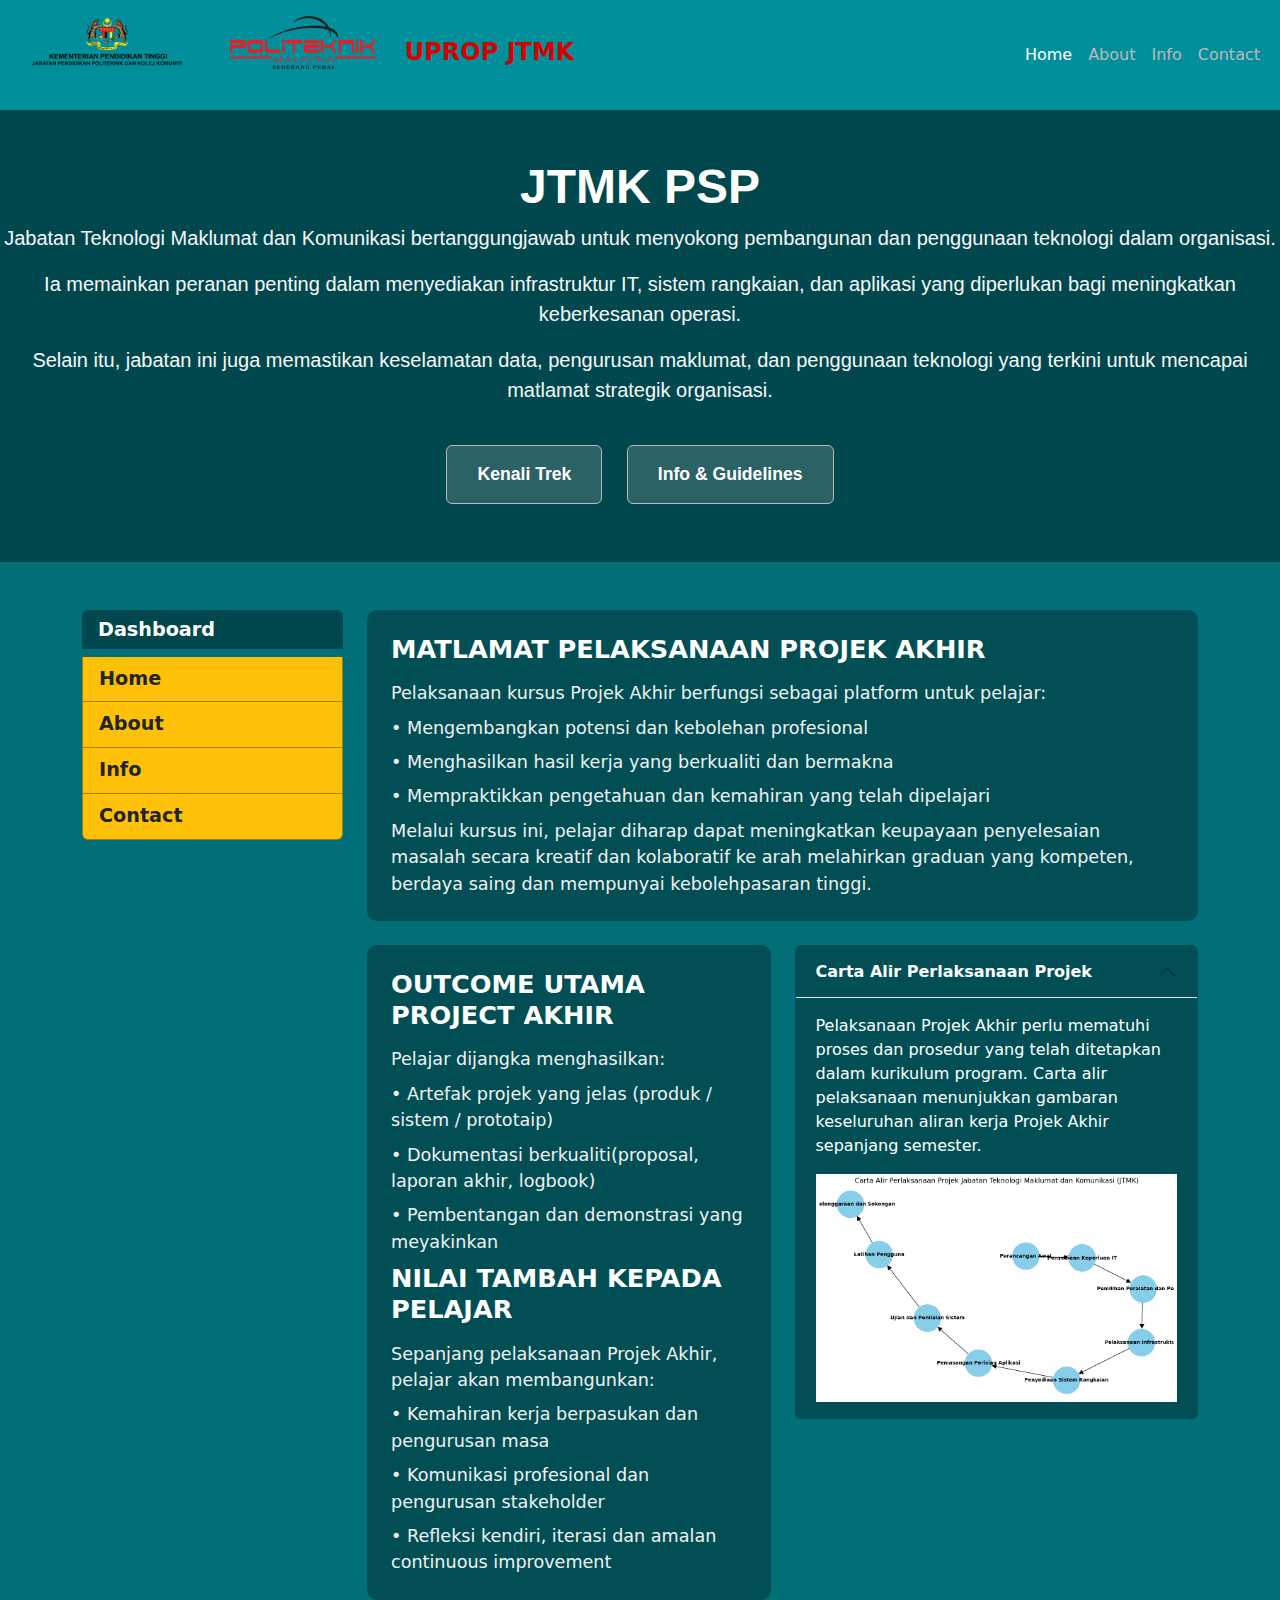
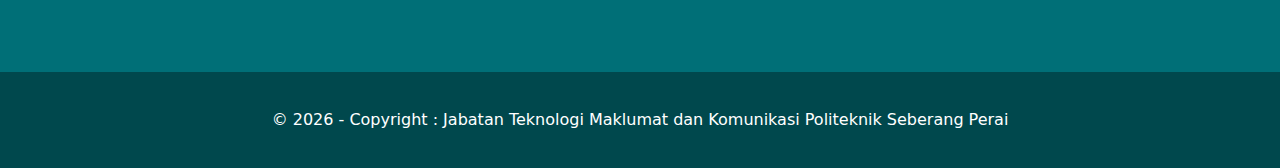
<file: index.html>
<!DOCTYPE html>
<html lang="en">
<head>
    <meta charset="UTF-8">
    <meta name="viewport" content="width=device-width, initial-scale=1.0">
    <link href="https://cdn.jsdelivr.net/npm/bootstrap@5.3.8/dist/css/bootstrap.min.css" rel="stylesheet">
    <link rel="stylesheet" href="styles.css">
    <title>Politeknik Seberang Perai -UPROP JTMK</title>
</head>
<body>

<header>
    <nav class="navbar navbar-expand-lg" style="background-color: #019faab2;">
        <div class="container-fluid">
            <a class="navbar-brand ms-auto" href="#"> 
                <img src="images/kpt_icon.png" alt="Logo" class="logo">
                <img src="images/logo_politeknik.png" alt="Logo" class="logo">
                <span class="navbar-name">UPROP JTMK</span>
            </a>
            <button class="navbar-toggler" type="button" data-bs-toggle="collapse" data-bs-target="#navbarRightAlignExample" aria-controls="navbarRightAlignExample" aria-expanded="false" aria-label="Toggle navigation">
                <i class="fas fa-bars"></i>
            </button>
            <div class="collapse navbar-collapse" id="navbarRightAlignExample">
                <ul class="navbar-nav ms-auto mb-2 mb-lg-0">
                    <li class="nav-item"><a class="nav-link active" href="index.html">Home</a></li>
                    <li class="nav-item"><a class="nav-link" href="about.html">About</a></li>
                    <li class="nav-item"><a class="nav-link" href="info.html">Info</a></li>
                    <li class="nav-item"><a class="nav-link" href="contact.html">Contact</a></li>
                </ul>
            </div>
        </div>
    </nav>
</header>

<main>
    <section class="hero-section text-center py-5">
        <h1>JTMK PSP</h1>
        <p class="lead">Jabatan Teknologi Maklumat dan Komunikasi bertanggungjawab untuk menyokong pembangunan dan penggunaan teknologi dalam organisasi.</p>
        <p class="lead">Ia memainkan peranan penting dalam menyediakan infrastruktur IT, sistem rangkaian, dan aplikasi yang diperlukan bagi meningkatkan keberkesanan operasi.</p>
        <p class="lead">Selain itu, jabatan ini juga memastikan keselamatan data, pengurusan maklumat, dan penggunaan teknologi yang terkini untuk mencapai matlamat strategik organisasi.</p>

        <div class="cta-buttons">
            <a href="about.html" class="btn btn-primary">Kenali Trek</a>
            <a href="info.html" class="btn btn-secondary">Info & Guidelines</a>
        </div>
        
    </section>

    <!-- Main Content -->
    <div class="container mt-5">
        <div class="row">
            <!-- Sidebar -->
            <div class="col-lg-3 col-md-4 col-12 mb-4">
                <div class="list-group">
                    <h5 class="list-group-item active">Dashboard</h5>
                    <a href="index.html" class="list-group-item list-group-item-action">Home</a>
                    <a href="about.html" class="list-group-item list-group-item-action">About</a>
                    <a href="info.html" class="list-group-item list-group-item-action">Info</a>
                    <a href="contact.html" class="list-group-item list-group-item-action">Contact</a>
                </div>
            </div>

            <!-- Two Info Boxes and Flowchart -->
            <div class="col-lg-9 col-md-8 col-12">
                <!-- Info Maklumat Pelaksanaan Projek Pelajar -->
                <div class="card mb-4">
                    <div class="card-body">
                        <h5 class="card-title">MATLAMAT PELAKSANAAN PROJEK AKHIR</h5>
                        <p class="card-text">Pelaksanaan kursus Projek Akhir berfungsi sebagai platform untuk pelajar:</p>
                        <p class="card-text">• Mengembangkan potensi dan kebolehan profesional</p>
                        <p class="card-text">• Menghasilkan hasil kerja yang berkualiti dan bermakna</p>
                        <p class="card-text">• Mempraktikkan pengetahuan dan kemahiran yang telah dipelajari</p>
                        <p class="card-text">Melalui kursus ini, pelajar diharap dapat meningkatkan keupayaan penyelesaian masalah secara kreatif dan kolaboratif ke arah melahirkan graduan yang kompeten, berdaya saing dan mempunyai kebolehpasaran tinggi.</p>
                    </div>
                </div>

                <!-- Row for Two Info Boxes and Flowchart -->
                <div class="row">
                    <!-- Nilai Tambah Box -->
                    <div class="col-lg-6 col-md-12 mb-4">
                        <div class="card">
                            <div class="card-body">
                                <h5 class="card-title">OUTCOME UTAMA PROJECT AKHIR</h5>
                                <p class="card-text">Pelajar dijangka menghasilkan:</p>
                                <p class="card-text">•	Artefak projek yang jelas (produk / sistem / prototaip)</p>                                    
                                <p class="card-text">•	Dokumentasi berkualiti(proposal, laporan akhir, logbook)</p>
                                <p class="card-text">•	Pembentangan dan demonstrasi yang meyakinkan</p>
                                <h5 class="card-title">NILAI TAMBAH KEPADA PELAJAR</h5>
                                <p class="card-text">Sepanjang pelaksanaan Projek Akhir, pelajar akan membangunkan:</p>
                                <p class="card-text">•	Kemahiran kerja berpasukan dan pengurusan masa</p>
                                <p class="card-text">•	Komunikasi profesional dan pengurusan stakeholder</p>
                                <p class="card-text">•	Refleksi kendiri, iterasi dan amalan continuous improvement</p>

                            </div>
                        </div>
                    </div>

                    <!-- Carta Alir Perlaksanaan Projek -->    
                    <div class="col-lg-6 col-md-12 mb-4">
                        <div class="accordion" id="flowchartAccordion">
                            <div class="accordion-item" style="background-color: #014f55; border-color: #014f55;">
                                <h2 class="accordion-header" id="headingOne">
                                    <button class="accordion-button" type="button" data-bs-toggle="collapse" data-bs-target="#collapseOne" aria-expanded="true" aria-controls="collapseOne" style="background-color: #014f55; color: white; border-color: #014f55;">
                                        <strong>Carta Alir Perlaksanaan Projek</strong>
                                    </button>
                                </h2>
                                <div id="collapseOne" class="accordion-collapse collapse show" aria-labelledby="headingOne" data-bs-parent="#flowchartAccordion">
                                    <div class="accordion-body" style="background-color: #014f55; color: white;">
                                        <p>Pelaksanaan Projek Akhir perlu mematuhi proses dan prosedur yang telah ditetapkan dalam kurikulum program. Carta alir pelaksanaan menunjukkan gambaran keseluruhan aliran kerja Projek Akhir sepanjang semester.</p>
                                        <img src="images/flowchart.png" alt="Flowchart" class="img-fluid">
                                    </div>
                                </div>
                            </div>
                        </div>
                    </div>
                </div>
            </div>
        </div>
    </div>
</main>

<footer class="text-center mt-5">
    <div class="text-center p-3">© 2026 - Copyright : Jabatan Teknologi Maklumat dan Komunikasi Politeknik Seberang Perai</div>
</footer>

    <script src="https://cdn.jsdelivr.net/npm/bootstrap@5.3.3/dist/js/bootstrap.bundle.min.js"></script>
    <link rel="stylesheet" href="https://cdnjs.cloudflare.com/ajax/libs/font-awesome/6.0.0-beta3/css/all.min.css">
</body>
</html>
</file>
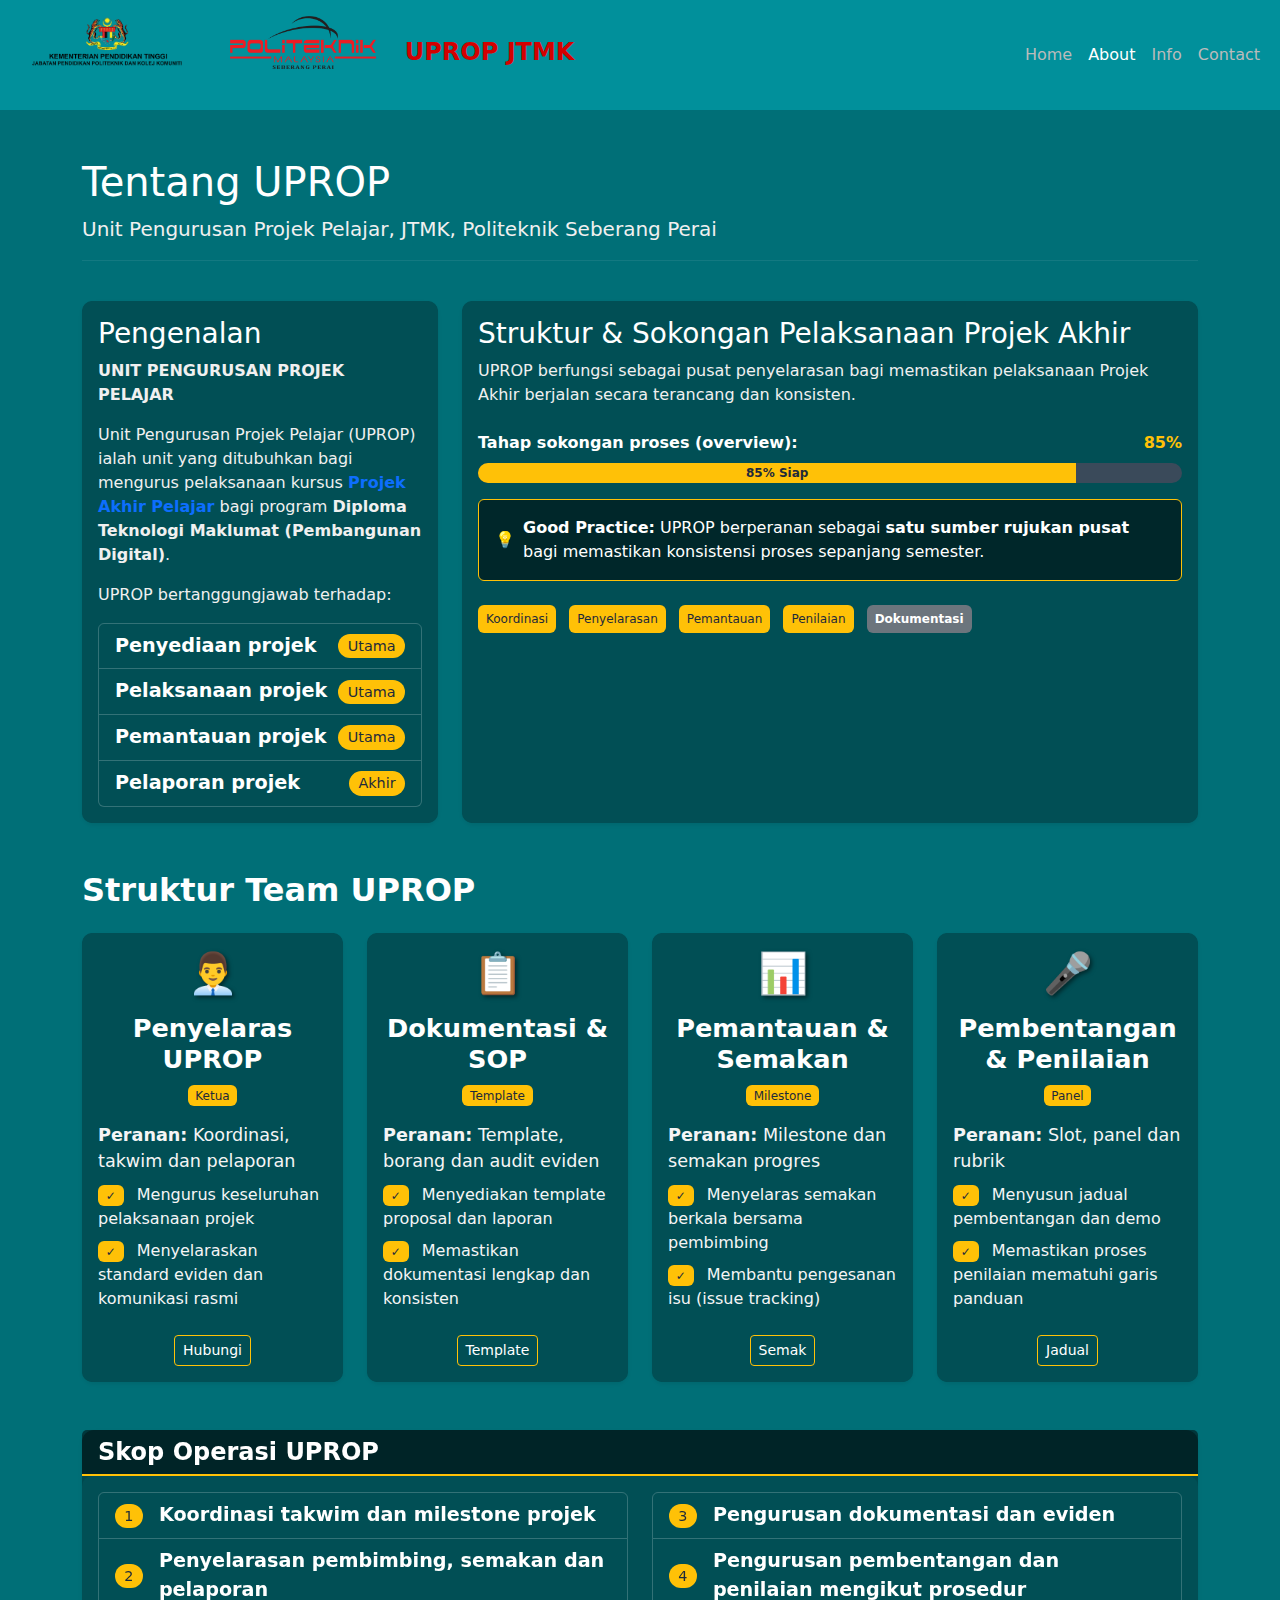
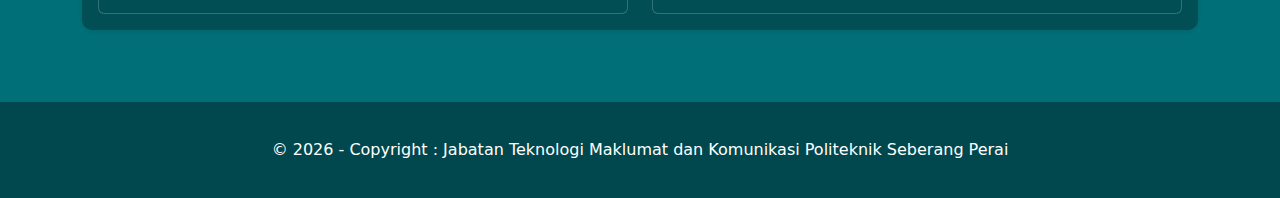
<file: about.html>
<!DOCTYPE html>
<html lang="en">
<head>
    <meta charset="UTF-8">
    <meta name="viewport" content="width=device-width, initial-scale=1.0">
    <title>UPROP JTMK - About UPROP</title>
    <link rel="stylesheet" href="styles.css">
    <link href="https://cdn.jsdelivr.net/npm/bootstrap@5.3.3/dist/css/bootstrap.min.css" rel="stylesheet">
    <style>
        html, body {
            height: 100%;
            margin: 0;
            display: flex;
            flex-direction: column;
            background-color: #006F77;
            font-family: system-ui, -apple-system, 'Segoe UI', Roboto, 'Helvetica Neue', sans-serif;
        }

        main h1, main h2, main h3, main h4, main p.lead, main .section-title {
            color: white;
        }

        main p:not(.card-text), main li, main .alert, .list-group-item {
            color: #f0f0f0;
        }

        .card {
            background-color: #00000059;
            backdrop-filter: blur(2px);
            border: 1px solid rgba(255,255,255,0.1);
            color: white;
            border-radius: 12px;
        }

        .card .card-title, .card .section-title {
            color: white;
        }

        .card-text, .card li, .list-group-item {
            color: #f5f5f5;
        }

        .list-group-item {
            background-color: transparent !important;
            border-color: rgba(255,255,255,0.2);
            color: white;
        }

        .list-group-item .badge {
            background-color: #ffc107 !important;
            color: #1e2a3a !important;
        }

        .badge.bg-primary, .badge.bg-success, .badge.bg-info, .badge.bg-warning, .badge.bg-danger {
            background-color: #ffc107 !important;
            color: #1e2a3a !important;
            font-weight: 500;
        }

        .badge.bg-secondary {
            background-color: #6c757d !important;
            color: white !important;
        }

        .progress {
            background-color: #3a4a5a;
            height: 20px;
            border-radius: 30px;
        }

        .progress-bar {
            background-color: #ffc107 !important;
            color: #1e2a3a;
            font-weight: bold;
        }

        .btn-outline-primary, .btn-outline-info, .btn-outline-warning, .btn-outline-danger {
            color: white;
            border-color: #ffc107;
        }

        .btn-outline-primary:hover, .btn-outline-info:hover, .btn-outline-warning:hover, .btn-outline-danger:hover {
            background-color: #ffc107;
            color: #1e2a3a;
            border-color: #ffc107;
        }

        .alert.alert-info {
            background-color: #00000080;
            border: 1px solid #ffc107;
            color: white;
        }

        .team-card .display-6 {
            filter: drop-shadow(2px 2px 2px rgba(0,0,0,0.5));
        }

        .btn-primary, .btn-secondary {
            background-color: #b9b9b93d !important;
            border-color: #b9b9b9 !important;
            color: white;
        }
        .btn-primary:hover, .btn-secondary:hover {
            background-color: #b9b9b93d !important;
            border-color: #b9b9b93d !important;
            color: white;
        }

        .hero-section {
            color: white;
            background-color: #00000059;
            padding: 50px 0;
            font-family: 'Gill Sans', 'Gill Sans MT', Calibri, 'Trebuchet MS', sans-serif;
        }

        .card-header.bg-primary {
            background-color: #00000080 !important;
            border-bottom: 2px solid #ffc107;
        }
        .card-header h4 {
            color: white;
        }

        hr {
            border-color: rgba(255,255,255,0.3);
        }
    </style>
</head>
<body>
    <header>
                <nav class="navbar navbar-expand-lg navbar-dark" style="background-color: #019faab2;">
                    <div class="container-fluid">
                        <a class="navbar-brand ms-auto" href="#"> 
                            <img src="images/kpt_icon.png" alt="Logo" class="logo">
                            <img src="images/logo_politeknik.png" alt="Logo" class="logo">
                            <span class="navbar-name">UPROP JTMK</span>
                        </a>
                        <button class="navbar-toggler" type="button" data-bs-toggle="collapse" data-bs-target="#navbarRightAlignExample" aria-controls="navbarRightAlignExample" aria-expanded="false" aria-label="Toggle navigation">
                            <i class="fas fa-bars"></i>
                        </button>
                        <div class="collapse navbar-collapse" id="navbarRightAlignExample">
                            <ul class="navbar-nav ms-auto mb-2 mb-lg-0">
                                <li class="nav-item"><a class="nav-link" href="index.html">Home</a></li>
                                <li class="nav-item"><a class="nav-link active" href="about.html">About</a></li>
                                <li class="nav-item"><a class="nav-link" href="info.html">Info</a></li>
                                <li class="nav-item"><a class="nav-link" href="contact.html">Contact</a></li>
                            </ul>
                        </div>
                    </div>
                </nav>
                
                <button class="navbar-toggler" type="button" data-bs-toggle="collapse" data-bs-target="#navbarNav" 
                        aria-controls="navbarNav" aria-expanded="false" aria-label="Toggle navigation">
                    <span class="navbar-toggler-icon"></span>
                </button>
                
                <div class="collapse navbar-collapse justify-content-end" id="navbarNav">
                    <ul class="navbar-nav">
                        <li class="nav-item">
                            <a class="nav-link" href="index.html">Index</a>
                        </li>
                        <li class="nav-item">
                            <a class="nav-link active" aria-current="page" href="about.html">About UPROP</a>
                        </li>
                        <li class="nav-item">
                            <a class="nav-link" href="info.html">Info & Guidelines</a>
                        </li>
                        <li class="nav-item">
                            <a class="nav-link" href="contact.html">Contact Us</a>
                        </li>
                    </ul>
                </div>
            </div>
        </nav>
    </header>

    <main class="container my-4">
        <div class="row mb-4">
            <div class="col-12">
                <h1 class="section-title">Tentang UPROP</h1>
                <p class="lead">Unit Pengurusan Projek Pelajar, JTMK, Politeknik Seberang Perai</p>
                <hr>
            </div>
        </div>

        <div class="row g-4 mb-5">
            <div class="col-lg-4 col-md-12">
                <div class="card h-100 border-0 shadow-sm">
                    <div class="card-body">
                        <h3 class="section-title">Pengenalan</h3>
                        <p class="fw-bold">UNIT PENGURUSAN PROJEK PELAJAR</p>
                        <p>Unit Pengurusan Projek Pelajar (UPROP) ialah unit yang ditubuhkan bagi mengurus pelaksanaan kursus <span class="fw-bold text-primary">Projek Akhir Pelajar</span> bagi program <span class="fw-bold">Diploma Teknologi Maklumat (Pembangunan Digital)</span>.</p>
                        <p>UPROP bertanggungjawab terhadap:</p>
                        <div class="list-group mt-3">
                            <div class="list-group-item d-flex justify-content-between align-items-center">
                                Penyediaan projek
                                <span class="badge bg-primary rounded-pill">Utama</span>
                            </div>
                            <div class="list-group-item d-flex justify-content-between align-items-center">
                                Pelaksanaan projek
                                <span class="badge bg-primary rounded-pill">Utama</span>
                            </div>
                            <div class="list-group-item d-flex justify-content-between align-items-center">
                                Pemantauan projek
                                <span class="badge bg-primary rounded-pill">Utama</span>
                            </div>
                            <div class="list-group-item d-flex justify-content-between align-items-center">
                                Pelaporan projek
                                <span class="badge bg-primary rounded-pill">Akhir</span>
                            </div>
                        </div>
                    </div>
                </div>
            </div>

            <div class="col-lg-8 col-md-12">
                <div class="card h-100 border-0 shadow-sm">
                    <div class="card-body">
                        <h3 class="section-title">Struktur & Sokongan Pelaksanaan Projek Akhir</h3>
                        <p>UPROP berfungsi sebagai pusat penyelarasan bagi memastikan pelaksanaan Projek Akhir berjalan secara terancang dan konsisten.</p>
                        
                        <div class="mt-4 mb-4">
                            <div class="progress-label d-flex justify-content-between">
                                <span class="fw-bold">Tahap sokongan proses (overview):</span>
                                <span class="text-warning fw-bold">85%</span>
                            </div>
                            <div class="progress mt-2">
                                <div class="progress-bar bg-success" role="progressbar" style="width: 85%;" 
                                     aria-valuenow="85" aria-valuemin="0" aria-valuemax="100">
                                    85% Siap
                                </div>
                            </div>
                            <div class="mt-3">
                                <div class="alert alert-info d-flex align-items-center mt-3" role="alert">
                                    <span class="fw-bold me-2">💡</span>
                                    <div><strong>Good Practice:</strong> UPROP berperanan sebagai <strong>satu sumber rujukan pusat</strong> bagi memastikan konsistensi proses sepanjang semester.</div>
                                </div>
                            </div>
                        </div>
                        
                        <div class="mt-3">
                            <span class="badge bg-warning text-dark p-2 me-2">Koordinasi</span>
                            <span class="badge bg-info text-dark p-2 me-2">Penyelarasan</span>
                            <span class="badge bg-success p-2 me-2">Pemantauan</span>
                            <span class="badge bg-danger p-2 me-2">Penilaian</span>
                            <span class="badge bg-secondary p-2">Dokumentasi</span>
                        </div>
                    </div>
                </div>
            </div>
        </div>

        <h2 class="fw-bold mb-4 text-white">Struktur Team UPROP</h2>
        <div class="row g-4">
            <!-- Coordinator -->
            <div class="col-md-6 col-lg-3">
                <div class="card h-100 shadow-sm border-0 team-card">
                    <div class="card-body text-center">
                        <div class="display-6 text-primary mb-3">👨‍💼</div>
                        <h5 class="card-title fw-bold">Penyelaras UPROP</h5>
                        <span class="badge bg-primary mb-3">Ketua</span>
                        <p class="card-text text-start">
                            <strong>Peranan:</strong> Koordinasi, takwim dan pelaporan
                        </p>
                        <ul class="list-unstyled text-start">
                            <li class="mb-2"><span class="badge bg-success me-2">✓</span> Mengurus keseluruhan pelaksanaan projek</li>
                            <li class="mb-2"><span class="badge bg-success me-2">✓</span> Menyelaraskan standard eviden dan komunikasi rasmi</li>
                        </ul>
                        <button class="btn btn-outline-primary btn-sm mt-2">Hubungi</button>
                    </div>
                </div>
            </div>
            
            <!-- Documentation & SOP -->
            <div class="col-md-6 col-lg-3">
                <div class="card h-100 shadow-sm border-0 team-card">
                    <div class="card-body text-center">
                        <div class="display-6 text-info mb-3">📋</div>
                        <h5 class="card-title fw-bold">Dokumentasi & SOP</h5>
                        <span class="badge bg-info text-dark mb-3">Template</span>
                        <p class="card-text text-start">
                            <strong>Peranan:</strong> Template, borang dan audit eviden
                        </p>
                        <ul class="list-unstyled text-start">
                            <li class="mb-2"><span class="badge bg-success me-2">✓</span> Menyediakan template proposal dan laporan</li>
                            <li class="mb-2"><span class="badge bg-success me-2">✓</span> Memastikan dokumentasi lengkap dan konsisten</li>
                        </ul>
                        <button class="btn btn-outline-info btn-sm mt-2">Template</button>
                    </div>
                </div>
            </div>
            
            <!-- Monitoring & Review -->
            <div class="col-md-6 col-lg-3">
                <div class="card h-100 shadow-sm border-0 team-card">
                    <div class="card-body text-center">
                        <div class="display-6 text-warning mb-3">📊</div>
                        <h5 class="card-title fw-bold">Pemantauan & Semakan</h5>
                        <span class="badge bg-warning text-dark mb-3">Milestone</span>
                        <p class="card-text text-start">
                            <strong>Peranan:</strong> Milestone dan semakan progres
                        </p>
                        <ul class="list-unstyled text-start">
                            <li class="mb-2"><span class="badge bg-success me-2">✓</span> Menyelaras semakan berkala bersama pembimbing</li>
                            <li class="mb-2"><span class="badge bg-success me-2">✓</span> Membantu pengesanan isu (issue tracking)</li>
                        </ul>
                        <button class="btn btn-outline-warning btn-sm mt-2">Semak</button>
                    </div>
                </div>
            </div>
            
            <!-- Presentation & Assessment -->
            <div class="col-md-6 col-lg-3">
                <div class="card h-100 shadow-sm border-0 team-card">
                    <div class="card-body text-center">
                        <div class="display-6 text-danger mb-3">🎤</div>
                        <h5 class="card-title fw-bold">Pembentangan & Penilaian</h5>
                        <span class="badge bg-danger mb-3">Panel</span>
                        <p class="card-text text-start">
                            <strong>Peranan:</strong> Slot, panel dan rubrik
                        </p>
                        <ul class="list-unstyled text-start">
                            <li class="mb-2"><span class="badge bg-success me-2">✓</span> Menyusun jadual pembentangan dan demo</li>
                            <li class="mb-2"><span class="badge bg-success me-2">✓</span> Memastikan proses penilaian mematuhi garis panduan</li>
                        </ul>
                        <button class="btn btn-outline-danger btn-sm mt-2">Jadual</button>
                    </div>
                </div>
            </div>
        </div>

        <!-- SKOP OPERASI UPROP -->
        <div class="row mt-5">
            <div class="col-12">
                <div class="card border-0 shadow-sm">
                    <div class="card-header bg-primary text-white">
                        <h4 class="mb-0 fw-bold">Skop Operasi UPROP</h4>
                    </div>
                    <div class="card-body">
                        <div class="row">
                            <div class="col-md-6">
                                <div class="list-group">
                                    <div class="list-group-item d-flex align-items-center">
                                        <span class="badge bg-primary rounded-pill me-3">1</span>
                                        Koordinasi takwim dan milestone projek
                                    </div>
                                    <div class="list-group-item d-flex align-items-center">
                                        <span class="badge bg-primary rounded-pill me-3">2</span>
                                        Penyelarasan pembimbing, semakan dan pelaporan
                                    </div>
                                </div>
                            </div>
                            <div class="col-md-6">
                                <div class="list-group">
                                    <div class="list-group-item d-flex align-items-center">
                                        <span class="badge bg-primary rounded-pill me-3">3</span>
                                        Pengurusan dokumentasi dan eviden
                                    </div>
                                    <div class="list-group-item d-flex align-items-center">
                                        <span class="badge bg-primary rounded-pill me-3">4</span>
                                        Pengurusan pembentangan dan penilaian mengikut prosedur
                                    </div>
                                </div>
                            </div>
                        </div>
                    </div>
                </div>
            </div>
        </div>
    </main>

    <footer class="text-center mt-5">
        <div class="text-center p-3">© 2026 - Copyright : Jabatan Teknologi Maklumat dan Komunikasi Politeknik Seberang Perai</div>
    </footer>

    <script src="https://cdn.jsdelivr.net/npm/bootstrap@5.3.3/dist/js/bootstrap.bundle.min.js"></script>
    <link rel="stylesheet" href="https://cdnjs.cloudflare.com/ajax/libs/font-awesome/6.0.0-beta3/css/all.min.css">
</body>
</html>
</file>
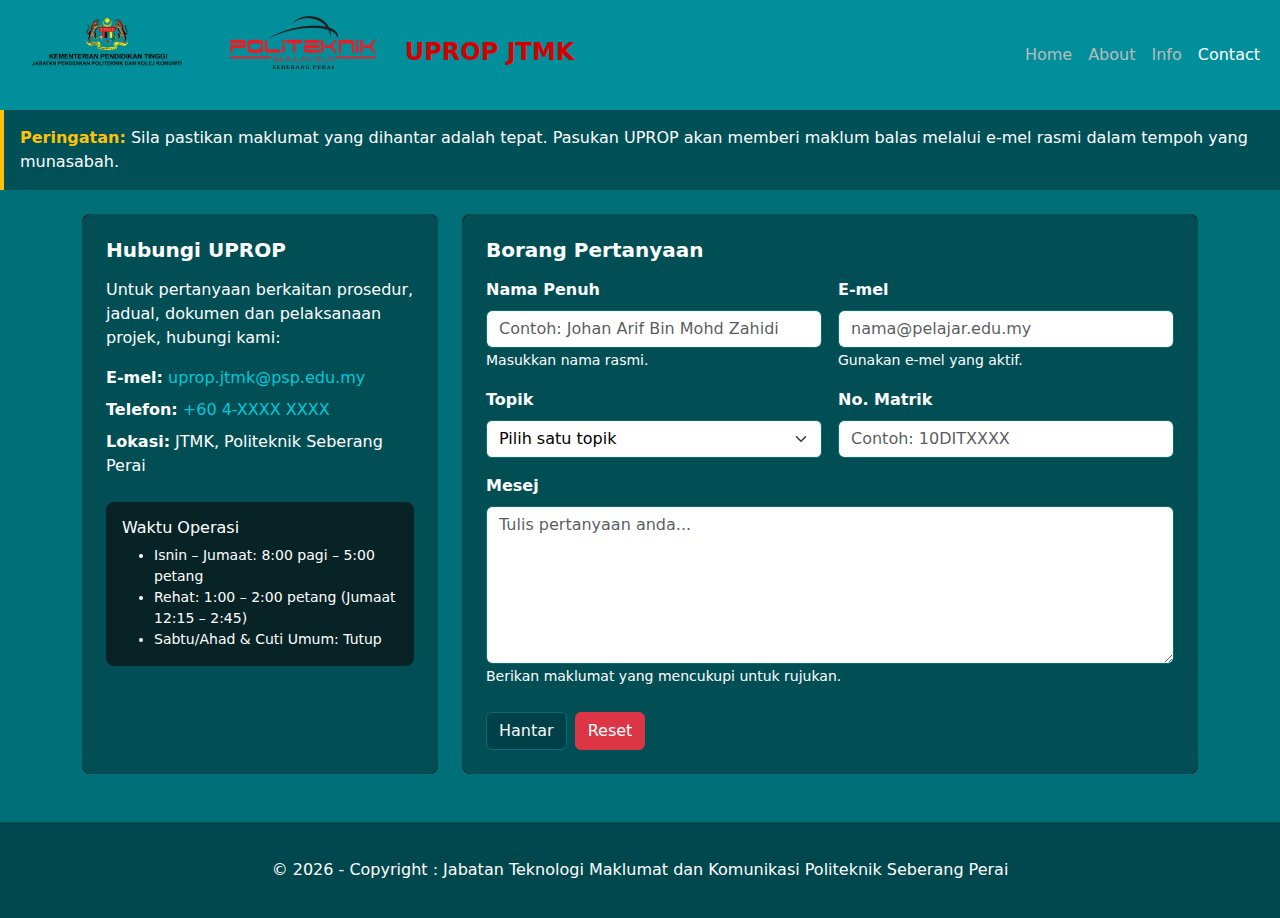
<file: contact.html>
<!doctype html>
<html lang="en">
<head>
  <meta charset="utf-8" />
  <meta name="viewport" content="width=device-width, initial-scale=1" />
  <title>UPROP JTMK — Contact Us</title>
  <link href="https://cdn.jsdelivr.net/npm/bootstrap@5.3.8/dist/css/bootstrap.min.css" rel="stylesheet" />
  <link rel="stylesheet" href="styles.css" />
</head>
<body class="d-flex flex-column min-vh-100" style="background-color: #006F77; color: white;">

<header>
    <nav class="navbar navbar-expand-lg" style="background-color: #019faab2;">
        <div class="container-fluid">
            <a class="navbar-brand ms-auto" href="#"> 
                <img src="images/kpt_icon.png" alt="Logo" class="logo">
                <img src="images/logo_politeknik.png" alt="Logo" class="logo">
                <span class="navbar-name">UPROP JTMK</span>
            </a>
            <button class="navbar-toggler" type="button" data-bs-toggle="collapse" data-bs-target="#navbarRightAlignExample" aria-controls="navbarRightAlignExample" aria-expanded="false" aria-label="Toggle navigation">
                <i class="fas fa-bars"></i>
            </button>
            <div class="collapse navbar-collapse" id="navbarRightAlignExample">
                <ul class="navbar-nav ms-auto mb-2 mb-lg-0">
                    <li class="nav-item"><a class="nav-link" href="index.html">Home</a></li>
                    <li class="nav-item"><a class="nav-link" href="about.html">About</a></li>
                    <li class="nav-item"><a class="nav-link" href="info.html">Info</a></li>
                    <li class="nav-item"><a class="nav-link active" href="contact.html">Contact</a></li>
                </ul>
            </div>
        </div>
    </nav>
</header>

<main>
  <div class="container-fluid p-3 mb-4" style="background-color: #005058; border-left: 4px solid #FFC107;">
    <p class="mb-0">
      <strong style="color: #FFC107;">Peringatan:</strong> Sila pastikan maklumat yang dihantar adalah tepat. Pasukan UPROP akan memberi maklum balas melalui e-mel rasmi dalam tempoh yang munasabah.
    </p>
  </div>

  <div class="container flex-grow-1">
    <div class="row g-4">
      <section class="col-lg-4">
        <div class="card bg-dark text-white h-100" style="background-color: #005058; border-radius: 8px; border: none;">
          <div class="card-body">
            <h2 class="h5 mb-3 fw-bold">Hubungi UPROP</h2>
            <p class="mb-3">
              Untuk pertanyaan berkaitan prosedur, jadual, dokumen dan pelaksanaan projek, hubungi kami:
            </p>
            <ul class="list-unstyled mb-4">
              <li class="mb-2">
                <span class="fw-bold">E-mel:</span>
                <a href="mailto:uprop.jtmk@psp.edu.my" class="text-decoration-none" style="color: #00C8D6;">uprop.jtmk@psp.edu.my</a>
              </li>
              <li class="mb-2">
                <span class="fw-bold">Telefon:</span>
                <a href="tel:+6040000000" class="text-decoration-none" style="color: #00C8D6;">+60 4-XXXX XXXX</a>
              </li>
              <li class="mb-2">
                <span class="fw-bold">Lokasi:</span>
                JTMK, Politeknik Seberang Perai
              </li>
            </ul>
            
            <div class="p-3 rounded-3" style="background-color: #082326; color: white;">
              <h3 class="h6 mb-2">Waktu Operasi</h3>
              <ul class="small mb-0" style="color: white;">
                <li>Isnin – Jumaat: 8:00 pagi – 5:00 petang</li>
                <li>Rehat: 1:00 – 2:00 petang (Jumaat 12:15 – 2:45)</li>
                <li>Sabtu/Ahad &amp; Cuti Umum: Tutup</li>
              </ul>
            </div>
          </div>
        </div>
      </section>

      <section class="col-lg-8">
        <div class="card bg-dark text-white h-100" style="background-color: #005058; border-radius: 8px; border: none;">
          <div class="card-body">
            <h2 class="h5 mb-3 fw-bold">Borang Pertanyaan</h2>
            
            <form>
              <div class="row g-3">
                <div class="col-md-6">
                  <label class="form-label fw-bold" for="fullName">Nama Penuh</label>
                  <input
                    type="text"
                    id="fullName"
                    class="form-control"
                    placeholder="Contoh: Johan Arif Bin Mohd Zahidi"
                    required
                    style="background-color: white; color: #000000; border: 1px solid #006F77;" />
                  <small class="form-text text-white">Masukkan nama rasmi.</small>
                </div>

                <div class="col-md-6">
                  <label class="form-label fw-bold" for="email">E-mel</label>
                  <input
                    type="email"
                    id="email"
                    class="form-control"
                    placeholder="nama@pelajar.edu.my"
                    required
                    style="background-color: white; color: #000000; border: 1px solid #006F77;" />
                  <small class="form-text text-white">Gunakan e-mel yang aktif.</small>
                </div>

                <div class="col-md-6">
                  <label class="form-label fw-bold" for="topic">Topik</label>
                  <select id="topic" class="form-select" style="background-color: white; color: #000000; border: 1px solid #006F77;" required>
                    <option value="" selected disabled>Pilih satu topik</option>
                    <option value="jadual">Jadual &amp; Milestone</option>
                    <option value="dokumen">Dokumentasi &amp; Eviden</option>
                    <option value="penilaian">Pembentangan &amp; Penilaian</option>
                    <option value="lain">Lain‑lain</option>
                  </select>
                </div>

                <div class="col-md-6">
                  <label class="form-label fw-bold" for="studentId">No. Matrik</label>
                  <input type="text" id="studentId" class="form-control" placeholder="Contoh: 10DITXXXX" 
                    style="background-color: white; color: #000000; border: 1px solid #006F77;" />
                </div>

                <div class="col-12">
                  <label class="form-label fw-bold" for="message">Mesej</label>
                  <textarea
                    id="message"
                    class="form-control"
                    rows="6"
                    placeholder="Tulis pertanyaan anda..."
                    required
                    style="background-color: white; color: #000000; border: 1px solid #006F77;"></textarea>
                  <small class="form-text text-white">Berikan maklumat yang mencukupi untuk rujukan.</small>
                </div>

                <div class="col-12 d-flex gap-2 flex-wrap mt-4">
                  <button class="btn btn-outline-light" type="submit" style="background-color: #004048; border: 1px solid #006F77;">Hantar</button>
                  <button class="btn btn-danger" type="reset">Reset</button>
                </div>
              </div>
            </form>
          </div>
        </div>
      </section>
    </div>
  </div>
</main>

<footer class="text-center mt-5">
  <div class="text-center p-3">© 2026 - Copyright : Jabatan Teknologi Maklumat dan Komunikasi Politeknik Seberang Perai</div>
</footer>
  <script src="https://cdn.jsdelivr.net/npm/bootstrap@5.3.3/dist/js/bootstrap.bundle.min.js"></script>
    <link rel="stylesheet" href="https://cdnjs.cloudflare.com/ajax/libs/font-awesome/6.0.0-beta3/css/all.min.css">
</body>
</html>
</file>
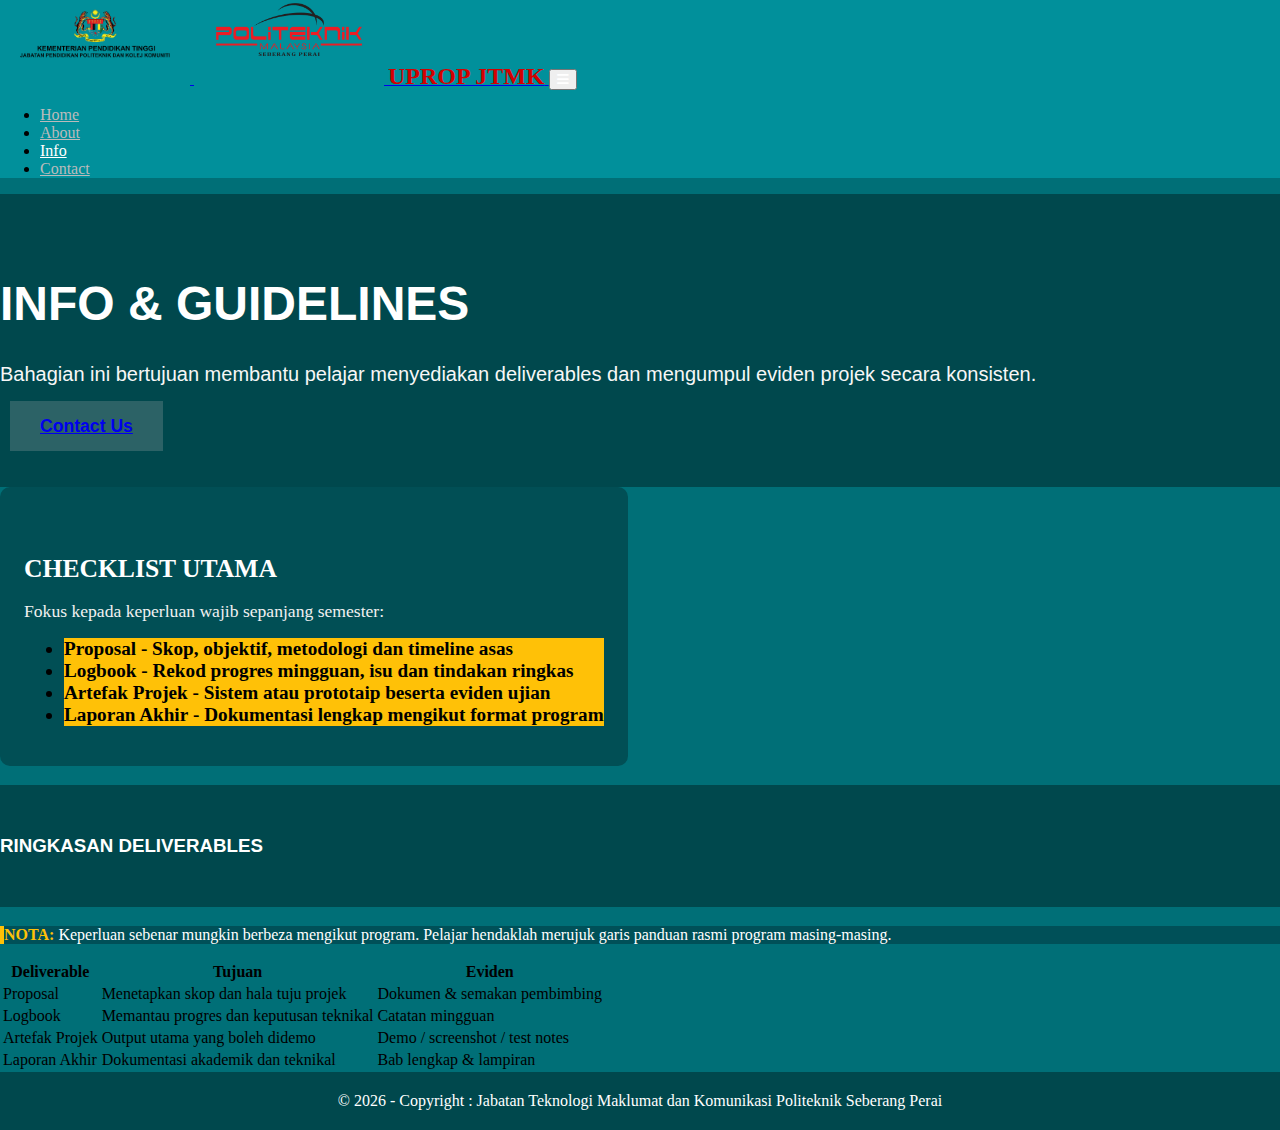
<file: info.html>
<!DOCTYPE html>
<html lang="en">
<head>
    <meta charset="UTF-8">
    <meta name="viewport" content="width=device-width, initial-scale=1.0">
    <link href="https://cdn.jsdelivr.net/npm/bootstrap@5.3.8/dist/css/bootstrap.min.css" rel="stylesheet" integrity="sha384-sRIl4kxILFvY47J16cr9ZwB07vP4J8+LH7qKQnuqkuIAvNWLzeN8tE5YBujZqJLB" crossorigin="anonymous">
    <link href="styles.css" rel="stylesheet">
    <title>Politeknik Seberang Perai -UPROP JTMK</title>
</head>
<body>

<header>
    <nav class="navbar navbar-expand-lg" style="background-color: #019faab2">
        <div class="container-fluid">
            <a class="navbar-brand ms-auto" href="#"> 
                <img src="images/kpt_icon.png" alt="Logo" class="logo">
                <img src="images/logo_politeknik.png" alt="Logo" class="logo">
                <span class="navbar-name">UPROP JTMK</span>
            </a>
            <button class="navbar-toggler" type="button" data-bs-toggle="collapse" data-bs-target="#navbarRightAlignExample" aria-controls="navbarRightAlignExample" aria-expanded="false" aria-label="Toggle navigation">
                <i class="fas fa-bars"></i>
            </button>
            <div class="collapse navbar-collapse" id="navbarRightAlignExample">
                <ul class="navbar-nav ms-auto mb-2 mb-lg-0">
                    <li class="nav-item"><a class="nav-link" href="index.html">Home</a></li>
                    <li class="nav-item"><a class="nav-link" href="about.html">About</a></li>
                    <li class="nav-item"><a class="nav-link active" href="info.html">Info</a></li>
                    <li class="nav-item"><a class="nav-link" href="contact.html">Contact</a></li>
                </ul>
            </div>
        </div>
    </nav>
</header>

<main>
    <section class="hero-section text-center py-5">
        <h1>INFO & GUIDELINES</h1>
        <p class="lead">Bahagian ini bertujuan membantu pelajar menyediakan deliverables dan mengumpul eviden projek secara konsisten.</p>
        
        <div class="cta-buttons">
            <a href="contact.html" class="btn btn-primary">Contact Us</a>
        </div>
    </section>

    <div class="container py-5">
        <div class="row">
            <div class="col-12">
                <div class="card w-100">
                    <div class="card-body">
                        <h5 class="card-title">CHECKLIST UTAMA</h5>
                        <p class="card-text">Fokus kepada keperluan wajib sepanjang semester:</p>
                        <ul class="list-group list-group-flush">
                            <li class="list-group-item"><strong>Proposal</strong> - Skop, objektif, metodologi dan timeline asas</li>
                            <li class="list-group-item"><strong>Logbook</strong> - Rekod progres mingguan, isu dan tindakan ringkas</li>
                            <li class="list-group-item"><strong>Artefak Projek</strong> - Sistem atau prototaip beserta eviden ujian</li>
                            <li class="list-group-item"><strong>Laporan Akhir</strong> - Dokumentasi lengkap mengikut format program</li>
                        </ul>
                    </div>
                </div>
            </div>
        </div>
    </div>
    

    
    <div class="container py-5">
        <h3 class="text-center mb-4 hero-section">RINGKASAN DELIVERABLES</h3>
              <div class="container-fluid p-3 mb-4" style="background-color: #005058; border-left: 4px solid #FFC107;">
                <p class="mb-0">
                    <strong style="color: #FFC107;">NOTA:</strong> Keperluan sebenar mungkin berbeza mengikut program. Pelajar hendaklah merujuk garis panduan rasmi program masing-masing.
                </p>
              </div>
        <table class="table table-bordered table-striped table-hover">
            <thead class="thead-dark">
                <tr>
                    <th>Deliverable</th>
                    <th>Tujuan</th>
                    <th>Eviden</th>
                </tr>
            </thead>
            <tbody>
                <tr>
                    <td>Proposal</td>
                    <td>Menetapkan skop dan hala tuju projek</td>
                    <td>Dokumen & semakan pembimbing</td>
                </tr>
                <tr>
                    <td>Logbook</td>
                    <td>Memantau progres dan keputusan teknikal</td>
                    <td>Catatan mingguan</td>
                </tr>
                <tr>
                    <td>Artefak Projek</td>
                    <td>Output utama yang boleh didemo</td>
                    <td>Demo / screenshot / test notes</td>
                </tr>
                <tr>
                    <td>Laporan Akhir</td>
                    <td>Dokumentasi akademik dan teknikal</td>
                    <td>Bab lengkap & lampiran</td>
                </tr>
            </tbody>
        </table>
    </div>
</main>

<footer class="text-center mt-5">
    <div class="text-center p-3">© 2026 - Copyright : Jabatan Teknologi Maklumat dan Komunikasi Politeknik Seberang Perai</div>
</footer>

<script src="https://cdn.jsdelivr.net/npm/bootstrap@5.3.8/dist/js/bootstrap.bundle.min.js" integrity="sha384-pzjw8f+ua7Kw1TIq0KRYK5u7gz0cm+f3WlxU+1I1cExddF7Fkx/djeJmt19DMEeC" crossorigin="anonymous"></script>

    <script src="https://cdn.jsdelivr.net/npm/bootstrap@5.3.3/dist/js/bootstrap.bundle.min.js"></script>
    <link rel="stylesheet" href="https://cdnjs.cloudflare.com/ajax/libs/font-awesome/6.0.0-beta3/css/all.min.css">

</body>
</html>
</file>
<file: styles.css>
html, body {
    height: 100%;
    margin: 0;
    display: flex;
    flex-direction: column;
    background-color: #006F77;
}

.container {
    flex: 1; 
}

.row {
    display: flex;
    flex-wrap: wrap; 
}

.list-group-item { /*Text dalam list Home,about,dll*/
    font-size: 1.2rem;
    font-weight: bold;
    background-color: #ffc107;
    border-color: #00000059;
}


.list-group-item.active { /* Dashboard */
    background-color: rgba(0, 0, 0, 0.35); /* #00000059 in hex with alpha */
    border: none
}

.logo {
    width: 150px;
    height: auto;
    margin-right: 20px;
    margin-left: 20px;
    margin-bottom: 25px;
}


.navbar-toggler .fas {
    color: #ffffff; 
}

/* Ensure no outline is shown when toggler is clicked */
.navbar-toggler:focus, 
.navbar-toggler:active {
    border-color: #ffffff !important;  /* Yellow border */
    box-shadow: none !important;        /* Remove the default box-shadow focus effect */
}

/* Change icon color inside the toggler */
.navbar-toggler i {
    color: white; /* Set the icon color to white */
}


.navbar-nav .nav-link {
    color: #bbbbbb;
}

.navbar-nav .nav-link.active {
    color: #ffffff; 
}

.navbar-nav .nav-link:hover {
    color: #ffffff; 
}

.navbar-name {
    font-size: 24px;
    font-weight: bold;
    color: #d30000;
}


@media (max-width: 768px) {
    .logo {
        width: 30px;
        margin-right: 5px;
    }
    .navbar-name {
        font-size: 1.2rem;
    }
}

.hero-section {
    color: white;
    background-color: #00000059;
    padding: 50px 0;
    font-family: 'Gill Sans', 'Gill Sans MT', Calibri, 'Trebuchet MS', sans-serif;
}

.hero-section h1 {
    font-size: 3rem;
    font-weight: bold;
}

.hero-section .lead {
    font-size: 1.25rem;
    color: #f7f7f7;
}


.cta-buttons {
    margin-top: 30px;
}

.cta-buttons .btn {
    margin: 10px;
    padding: 15px 30px;
    font-size: 1.1rem;
    font-weight: bold;
}

.cta-buttons .btn-primary {
    background-color: #b9b9b93d;
    border-color: #b9b9b9;
}

.cta-buttons .btn-primary:hover {
    background-color: #b9b9b93d;
    border-color: #b9b9b93d;
}

.cta-buttons .btn-secondary {
    background-color: #b9b9b93d;
    border-color: #b9b9b9;
}

.cta-buttons .btn-secondary:hover {
    background-color: #b9b9b93d;
    border-color: #b9b9b93d;
}

.card {
    border: none;            
    background-color: transparent; 
    box-shadow: none;        
}

.card-body {
    background-color: #014f55; 
    border: none;              
    border-radius: 10px;        
    padding: 1.5rem;           
}

.card-title {
    font-size: 1.6rem;
    font-weight: bold;
    color: #ffffff;
    margin-bottom: 1rem;
}

.card-text {
    font-size: 1.1rem;
    color: #f1f1f1;
    margin-bottom: 0.5rem;
}

p {
    color: white;
}


footer {
    margin-top: auto;
    background-color: #00000059;
    padding: 20px;
    color: rgb(255, 255, 255);
    text-align: center;
}
</file>
